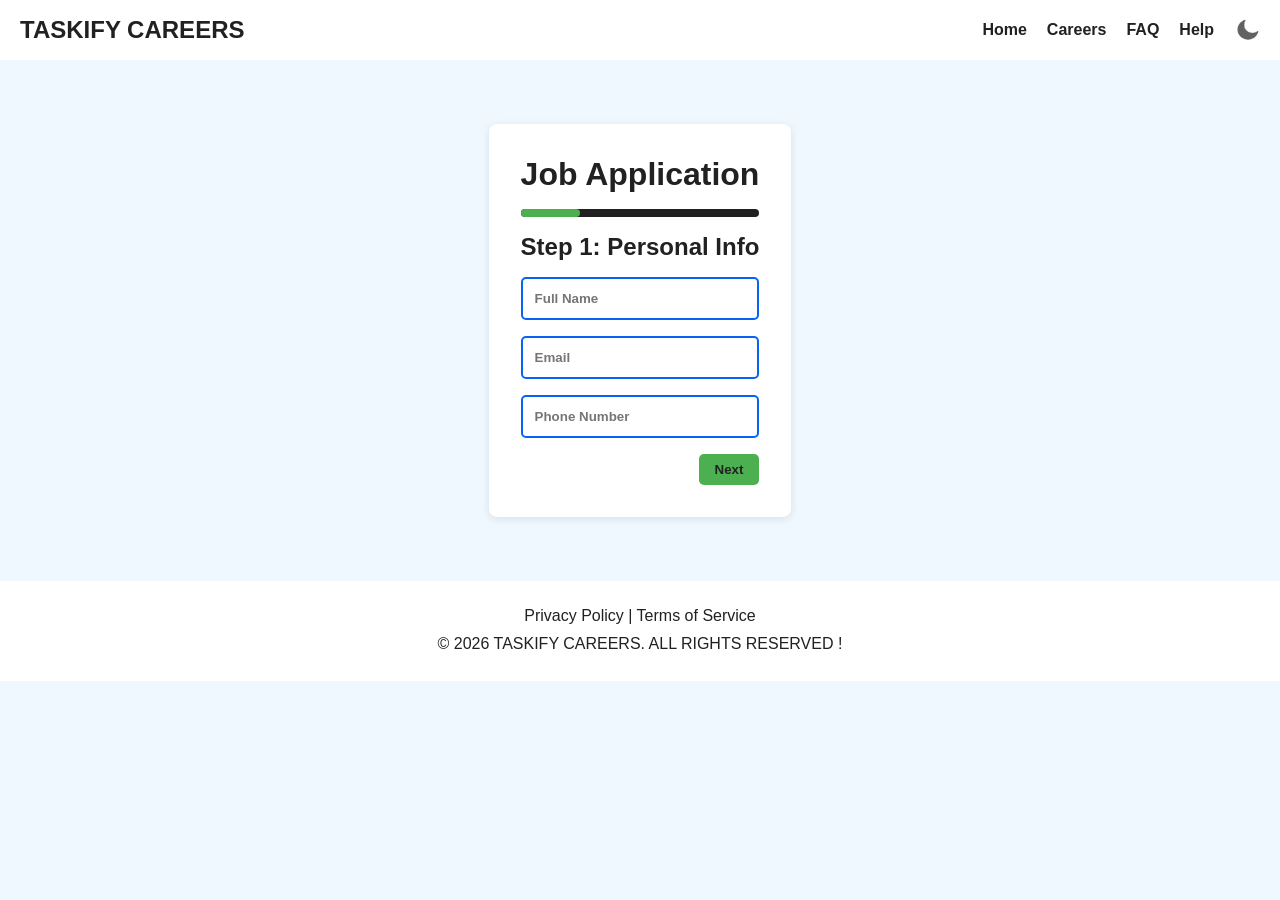
<file: index.html>
<!DOCTYPE html>
<html lang="en">
<head>
  <meta charset="UTF-8">
  <meta name="viewport" content="width=device-width, initial-scale=1.0">
  <title>Apply – Taskify Careers</title>
  <meta name="description" content="Apply for jobs at Taskify with our simple online application form.">
  <link rel="stylesheet" href="./css/base.css">
  <link rel="stylesheet" href="./css/careers.css">
  <link rel="stylesheet" href="./css/components.css">
  <link rel="stylesheet" href="./css/form.css">
</head>
<body>
  <div id="header"></div>

  <main class="form-container">
    <h1>Job Application</h1>
    <div class="progress-bar"><div id="progress"></div></div>

    <form id="jobForm">
      <!-- Step 1 -->
      <div class="form-step active">
        <h2>Step 1: Personal Info</h2>
        <input type="text" name="name" placeholder="Full Name"  id="name">
        <input type="email" name="email" placeholder="Email"  id="email" required>
        <input type="tel" name="phone" placeholder="Phone Number" id="phone" required>
        <div class="btn-group">
           <button type="button" class="next">Next</button>
         </div>
      </div>

      <!-- Step 2 -->
      <div class="form-step">
        <h2>Step 2: Experience</h2>
        <input type="number" name="experience" placeholder="Years of Experience" id="experience" required>
        <textarea name="showleaderShip" id="showleaderShip" placeholder="write your leadership experience and role." rows="6"></textarea>
        <input type="text" name="skills" placeholder="Key Skills (comma separated)" id="skills" required>
        <div class="btn-group">
         <button type="button" class="prev">Back</button>
         <button type="button" class="next">Next</button>
        </div>
      </div>

      <!-- Step 3 -->
      <div class="form-step">
        <h2>Step 3: Upload Resume</h2>
        <input type="file" name="resume" accept=".pdf,.doc,.docx"  id="resume" required>
      <div class="btn-group">
        <button type="button" class="prev">Back</button>
         <button type="button" class="next">Next</button>
        </div>
      </div>

      <!-- Step 4 -->
      <div class="form-step">
        <h2>Step 4: Review & Submit</h2>
        <div id="review"></div>
        <div class="btn-group">
          <button type="button" class="prev">Back</button>
          <button type="submit" class="btn btn--primary">Submit</button>
        </div>
      </div>
    </form>
  </main>

  <div id="footer"></div>
  <script src="./js/utils.js"></script>
  <script src="./js/loader.js"></script>
  <script type="module" src="./js/form.js"></script>
    
</body>
</html>
</file>
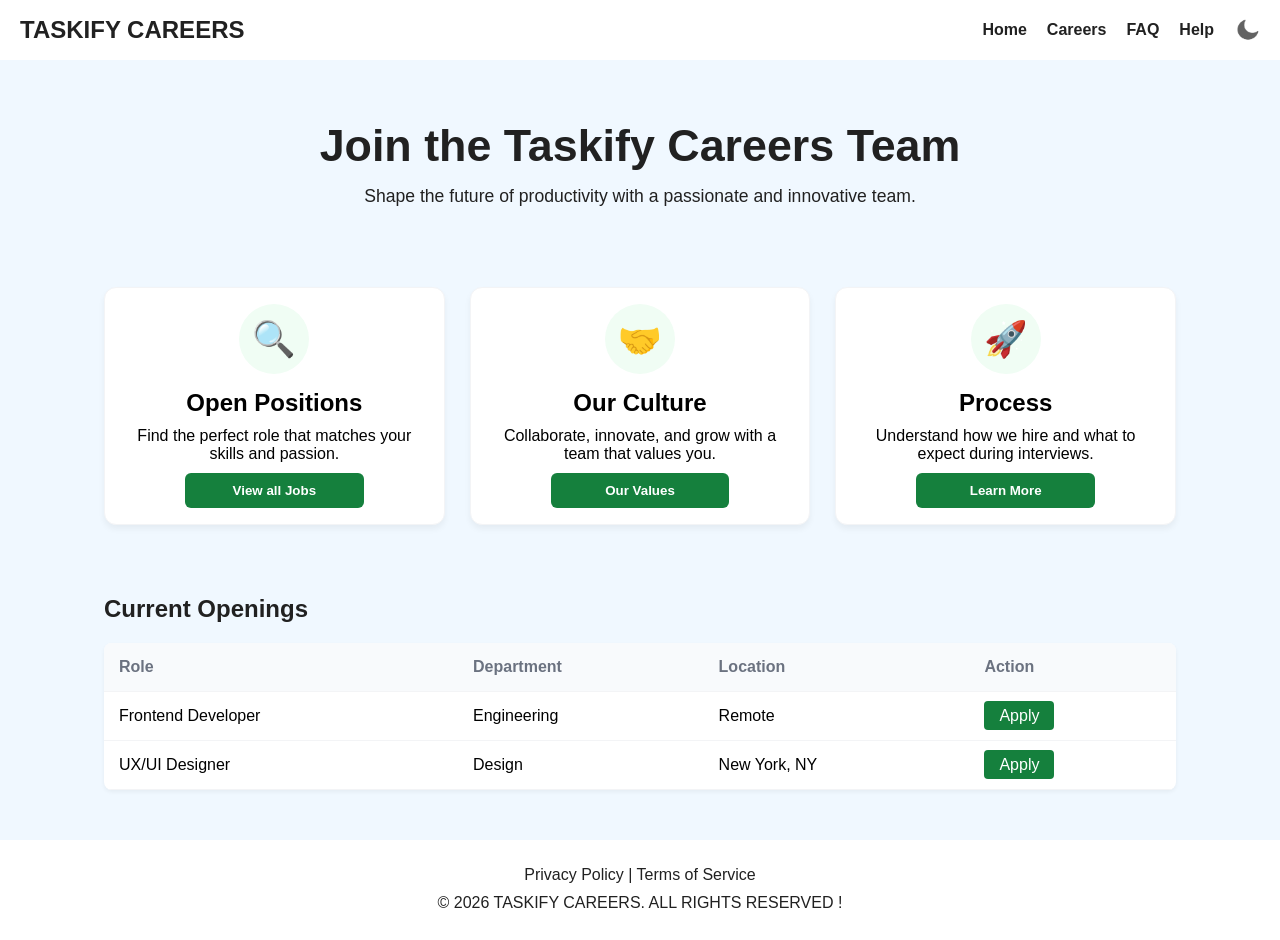
<file: pages/careers.html>
<!DOCTYPE html>
<html lang="en">
<head>
    <meta charset="UTF-8">
    <meta name="viewport" content="width=device-width, initial-scale=1.0">
    <title>Careers - Taskify-careers</title>
    <link rel="stylesheet" href="../css/base.css">
    <link rel="stylesheet" href="../css/components.css">
    <link rel="stylesheet" href="../css/careers.css">

</head>
<body>
    <div id="header"></div>
    <main>
        <section class="hero">
            <h1>Join the Taskify Careers Team</h1>
            <p>Shape the future of productivity with a passionate and innovative team.</p>
        </section>

        <section class="card-grid">
            <div class="card">
                <div class="icon">🔍</div>
                <div class="card-content">
                <h2>Open Positions</h2>
                <p>Find the perfect role that matches your skills and passion.</p>
                <button class="btn-main">View all Jobs</button>
                </div>
            </div>
            <div class="card">
                <div class="icon">🤝</div>
                <div class="card-content">
                    <h2>Our Culture</h2>
                    <p>Collaborate, innovate, and grow with a team that values you.</p>
                    <button class="btn-main">Our Values</button>
                </div>
            </div>
            <div class="card">
                <div class="icon">🚀</div>
                <div class="card-content">
                    <h2>Process</h2>
                    <p>Understand how we hire and what to expect during interviews.</p>
                    <button class="btn-main">Learn More</button>
                </div>
            </div>
        </section>

        <section class="jobs-table-container">
            <h2>Current Openings</h2>
            <table class="jobs-table">
                <thead>
                    <tr>
                        <th>Role</th>
                        <th>Department</th>
                        <th>Location</th>
                        <th>Action</th>
                    </tr>
                </thead>
                <tbody>
                    <tr>
                        <td>Frontend Developer</td>
                        <td>Engineering</td>
                        <td>Remote</td>
                        <td><a href="index.html" class="btn-apply" >Apply</a></td>
                    </tr>
                    <tr>
                        <td>UX/UI Designer</td>
                        <td>Design</td>
                        <td>New York, NY</td>
                        <td><a href="index.html" class="btn-apply" >Apply</a></td>
                    </tr>
                </tbody>
            </table>
        </section>
    </main>


    <div id="footer"></div>
    <script src="../js/loader.js"></script>
    <script src="../js/utils.js"></script>
</body>
</html>
</file>
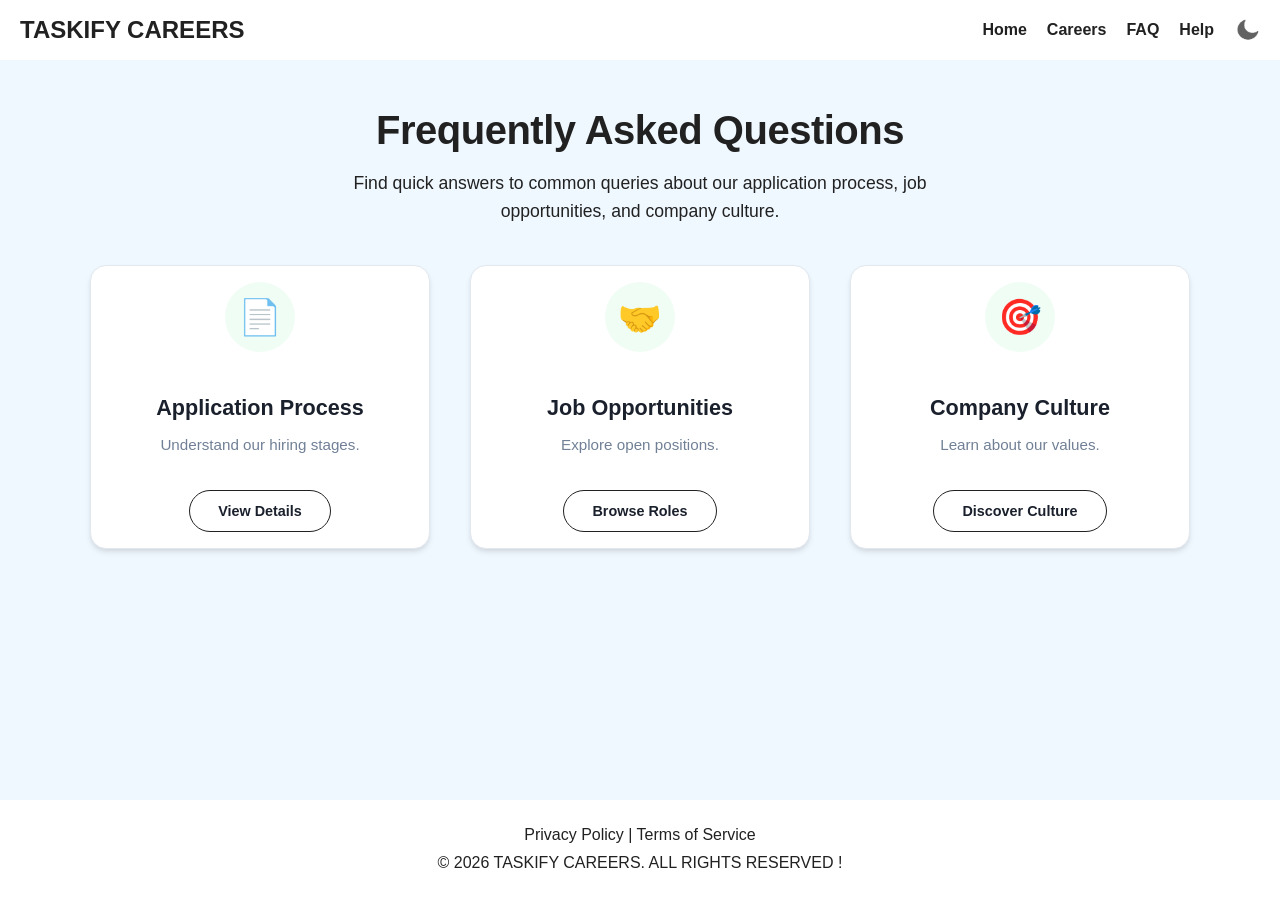
<file: pages/faq.html>
<!DOCTYPE html>
<html lang="en">
<head>
    <meta charset="UTF-8">
    <meta name="viewport" content="width=device-width, initial-scale=1.0">
    <title>FAQ - Taskify-careers</title>
    <link rel="stylesheet" href="../css/base.css">
    <link rel="stylesheet" href="../css/components.css">
    <link rel="stylesheet" href="../css/faq.css">
    

</head>
<body>
    <div id="header"></div>
    <main>
        <div class="hero-section">
            <h1 class="hero-title">Frequently Asked Questions</h1>
            <p class="hero-subtitle">Find quick answers to common queries about our application process, job opportunities, and company culture.</p>
        </div>

       <div class="card-grid">
    <div class="card">
        <div class="icon-container"><span class="emoji-icon">📄</span></div>
        <h2 class="card-title">Application Process</h2>
        <p class="card-description">Understand our hiring stages.</p>
        
        <div id="ans1" class="answer-box">
            <p>Process takes 2-3 weeks. Stages: Resume screening, Tech interview, and HR round.</p>
        </div>
        
        <button class="card-button" onclick="toggleAnswer('ans1')">View Details</button>
    </div>

    <div class="card">
        <div class="icon-container"><span class="emoji-icon">🤝</span></div>
        <h2 class="card-title">Job Opportunities</h2>
        <p class="card-description">Explore open positions.</p>
        
        <div id="ans2" class="answer-box">
            <p>New jobs are posted every Monday. We offer 100% remote roles for Engineering.</p>
        </div>
        
        <button class="card-button" onclick="toggleAnswer('ans2')">Browse Roles</button>
    </div>

    <div class="card">
        <div class="icon-container"><span class="emoji-icon">🎯</span></div>
        <h2 class="card-title">Company Culture</h2>
        <p class="card-description">Learn about our values.</p>
        
        <div id="ans3" class="answer-box">
            <p>We value transparency and work-life balance. We have a 4-day work week culture.</p>
        </div>
        
        <button class="card-button" onclick="toggleAnswer('ans3')">Discover Culture</button>
    </div>
</div>
    </main>

    <div id="footer"></div>
    <script src="../js/loader.js"></script>
    <script src="../js/utils.js"></script>
</body>
</html>
</file>
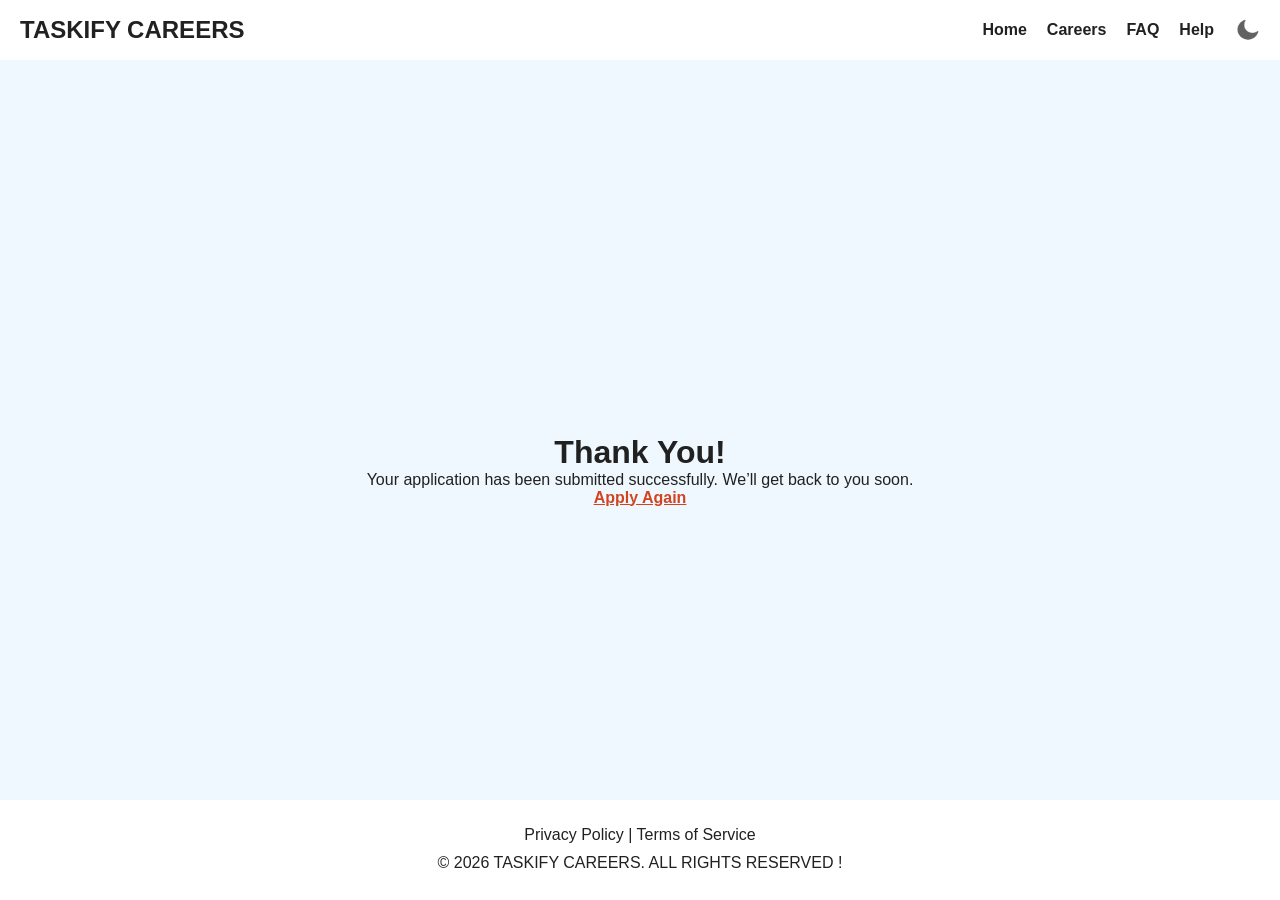
<file: pages/thankyou.html>
<!DOCTYPE html>
<html lang="en">
<head>
  <meta charset="UTF-8">
  <meta name="viewport" content="width=device-width, initial-scale=1.0">
  <title>Thank You – Taskify Careers</title>
  <link rel="stylesheet" href="../css/base.css">
  <link rel="stylesheet" href="../css/components.css">
</head>
<body>
  <div id="header"></div>

  <main class="thankyou">
    <h1>Thank You!</h1>
    <p>Your application has been submitted successfully. We’ll get back to you soon.</p>
    <a href="../index.html" class="btn btn--primary">Apply Again</a>
  </main>

  <div id="footer"></div>
  <script src="../js/loader.js"></script>
  <script src="../js/utils.js"></script>
  

</body>
</html>
</file>
<file: css/base.css>
*{
    margin: 0;
    padding: 0;
    box-sizing: border-box;

}
html{
    scroll-behavior: smooth;
}

html,body{
    font-family: 'Segoe UI', Tahoma, Geneva, Verdana, sans-serif;
    min-height: 100vh;
    width: 100%;
    background-color: var(--primary-color);
    display: flex;
    flex-direction: column;
}

:root{
    --primary-color:#f0f8ff;
    --secondary-color:#212121;
    --terinary-color:white;
    --fourth-color:white;
    --fifth-color:#212121;
    --sixth-color:white;
}
.dark-mode{
    --primary-color:#212121;
    --secondary-color:white;
    --terinary-color:#474545;
    --fourth-color:#f0f8ff;
    --fifth-color:#212121;
    --sixth-color:#212121;

}
/* dark mode toggle */
 #icon{
    width: 26px;
    cursor: pointer;
}
</file>
<file: css/careers.css>
/* Hero Section */
.hero {
    text-align: center;
    padding: 60px 20px;
}

.hero h1 {
    font-size: 2.8rem;
    margin-bottom: 15px;
    color: var(--secondary-color);
}

.hero p {
    color:var(--secondary-color) ;
    font-size: 1.1rem;
}

/* Cards */
.card-grid {
    display: grid;
    grid-template-columns: repeat(auto-fit, minmax(300px, 1fr));
    gap: 25px;
    padding: 20px 5%;
    max-width: 1200px;
    margin: 0 auto;
}

.card {
    background: white;
    padding: 1rem;
    border-radius: 12px;
    text-align: center;
    box-shadow: 0 4px 6px rgba(0,0,0,0.05);
    border: 1px solid #f3f4f6;
}

.icon {
    font-size: 35px;
    margin-bottom: 15px;
    height: 70px;
    width: 70px;
    background: #f0fdf4;
    display: flex;
    align-items: center;
    justify-content: center;
    border-radius: 50%;
    margin-left: auto;
    margin-right: auto;
}
.card-content{
    display: flex;
    flex-direction: column;
    gap: 10px;
}
.card-content button{
    margin: 0 4rem 0 4rem;
}
.btn-main {
    background-color: #15803d;
    color: white;
    border: none;
    padding: 10px 20px;
    border-radius: 6px;
    cursor: pointer;
    font-weight: 600;
}

/* Table */
.jobs-table-container {
    padding: 50px 5%;
    max-width: 1200px;
    margin: 0 auto;
    overflow-x: auto; /* Fixes mobile overflow which breaks sticky header */
}
.jobs-table-container h2{
    color: var(--secondary-color);
    margin-bottom: 20px;
}

.jobs-table {
    width: 100%;
    border-collapse: collapse;
    background: white;
    border-radius: 8px;
    overflow: hidden;
    box-shadow: 0 2px 4px rgba(0,0,0,0.05);
}

.jobs-table th, .jobs-table td {
    padding: 15px;
    text-align: left;
    border-bottom: 1px solid #f3f4f6;
}

.jobs-table th {
    background: #f8fafc;
    color: #6b7280;
}

.btn-apply {
    background: #15803d;
    color: white;
    border: none;
    padding: 6px 15px;
    border-radius: 4px;
    cursor: pointer;
    text-decoration: none;
}
</file>
<file: css/components.css>
#header {
    background-color: var(--terinary-color);
    display: flex;
    justify-content: space-between; /* Logo aur Nav ko corners par fenkne ke liye */
    align-items: center;
    height: 60px;
    width: 100%;
    padding: 0 20px;
    font-weight: bold;
    position: -webkit-sticky;
    position: sticky;
    top: 0;
    z-index: 1000;
}
.header-content {
    display: contents; /* Parent #header ki flex properties use karne ke liye */
}
.logo {
    font-size: 1.5rem;
    color: var(--secondary-color);
}

.menu-icon {
    display: none; /* Mobile view ke liye */
    font-size: 1.5rem;
    color: var(--secondary-color);
    cursor: pointer;
}
@media(max-width: 768px) {
    .menu-icon {
        display: block; /* Mobile view me menu icon dikhane ke liye */
    }
        .nav {
        display: none;
        flex-direction: column;
        width: 200px;
        padding: 10px;
        position: absolute;
        right: 0;
        top: 60px;
        border-radius: 6px;
        background-color:  var(--primary-color);
        z-index: 1000;
        
    }
    .nav.active{
        display: flex;  
    }
    .nav.active ul {
        flex-direction: column;
    }
}
nav {
    display: flex;
    align-items: center;
    gap: 20px;
}
nav ul {
    display: flex; 
    list-style: none; 
    gap: 20px;

}
nav ul a {
    text-decoration: none;
    color: var(--secondary-color);
}
.thankyou {
    flex: 1;
    display: flex;
    flex-direction: column;
    justify-content: center;
    align-items: center;
    text-align: center;
    margin-top: 5rem;
    padding: 2rem;
    color: var(--secondary-color);
    
}
.thankyou a{
    font-weight: bold;
    color: #d14420;
}

 .footer{
    background-color: var(--terinary-color);
    text-align: center;
    width: 100%;
    height: 100px;
    padding: 1rem;
    margin-top:auto;
    color: var(--secondary-color);
    position: -webkit-sticky;
    position: sticky;
    bottom: 0;
    z-index: 1000;
 }
 .policy{
    padding: 10px;
    font-size: 1rem;
 }
</file>
<file: css/form.css>
.form-container {
  max-width: 600px;
  margin: 4rem auto;
  padding: 2rem;
  background: var(--terinary-color);
  border-radius: 8px;
  box-shadow: 0 2px 8px rgba(0,0,0,0.1);
  
}
h1,h2{
    color: var(--secondary-color);
}
.btn-group {
  display: flex;
  justify-content: flex-end; /* right side */
  gap: 10px; /* space between buttons */
  margin-top: 10px;

 
}
.btn-group button {
  padding: 0.5rem 1rem;
  border: none;
  border-radius: 5px;
  cursor: pointer;
  color: var(--secondary-color);
  background-color: #4CAF50;
  font-weight: 700;
}
.form-step {
  /* flex: auto; */
  display: none;
}
.form-step h2 {
  margin-bottom: 1rem;
}

.form-step.active { display: block;}
.form-step button {
  display: inline-block;
}
.form-step p {
    color: var(--secondary-color);
}
#showleaderShip{
  display: none;
}

.progress-bar {
  width: 100%;
  background: var(--secondary-color);
  border-radius: 5px;
  margin-bottom: 1rem;
  margin-top: 1rem;

}
#progress {
  height: 8px;
  background: #4CAF50;
  /* width: 25%; */
  border-radius: 5px;
}

input, textarea {
  display: block;
  width: 100%;
  margin-bottom: 1rem;
  padding: 0.75rem;
  border: 2px solid #0564f3;
  border-radius: 5px;
  font-weight: 600;
}
input[type="file"] {
    background-color: var(--fourth-color);
    color: var(--fifth-color);
}
</file>
<file: css/faq.css>
/* --- Main Content Area --- */
main {
    flex-grow: 1;
    padding: 3rem 1rem 5rem 1rem; /* Adjust padding for mobile centering */
    display: flex;
    flex-direction: column;
    align-items: center;
}

@media (min-width: 768px) {
    main {
        padding: 3rem 5rem 5rem 5rem;
    }
}

/* Hero Title & Subtitle */
.hero-section {
    text-align: center;
    margin-bottom: 2.5rem;
}

.hero-title {
    font-size: 2.5rem;
    font-weight: 700;
    color: var(--secondary-color);
    margin-bottom: 1rem;
    letter-spacing: -0.5px;
}

.hero-subtitle {
    font-size: 1.1rem;
    color: var(--secondary-color);
    max-width: 650px;
    margin: 0 auto;
    line-height: 1.6;
}

/* --- FAQ Grid & Cards --- */
.card-grid {
    display: grid;
    grid-template-columns: repeat(auto-fit, minmax(280px, 1fr));
    gap: 2.5rem;
    width: 100%;
    max-width: 1200px;
    padding: 0 10px;
}

.card {
    background-color: #fff;
    padding: 1rem 2rem;
    border-radius: 1rem;
    text-align: center;
    border: 1px solid #e2e8f0;
    box-shadow: 0 4px 6px -1px rgba(0, 0, 0, 0.1), 0 2px 4px -1px rgba(0, 0, 0, 0.06);
    display: flex;
    flex-direction: column;
    align-items: center;
    transition: transform 0.2s ease, box-shadow 0.2s ease;
}

.card:hover {
    transform: translateY(-3px);
    box-shadow: 0 10px 15px -3px rgba(0, 0, 0, 0.1), 0 4px 6px -2px rgba(0, 0, 0, 0.05);
}

.icon-container {
    margin-bottom: 1.75rem;
    display: flex;
    align-items: center;
    justify-content: center;
}
.icon-container .emoji-icon {
    font-size: 35px;
    margin-bottom: 15px;
    height: 70px;
    width: 70px;
    background: #f0fdf4;
    display: flex;
    align-items: center;
    justify-content: center;
    border-radius: 50%;
    margin-left: auto;
    margin-right: auto;
}

.card-title {
    font-size: 1.35rem;
    font-weight: 600;
    color: #1a202c;
    margin-bottom: 0.75rem;
}

.card-description {
    font-size: 0.95rem;
    color: #718096;
    margin-bottom: 2rem;
    line-height: 1.6;
    flex-grow: 1; /* Pushes list down for alignment */
}

/* Answer Box: Initial state hidden hai */
.answer-box {
    display: none; 
    background-color: #f1f5f9;
    padding: 15px;
    border-radius: 8px;
    margin-bottom: 15px;
    font-size: 0.9rem;
    color: #1e293b;
    border-left: 4px solid #2f855a; /* Green left border for professional look */
    text-align: left;
    width: 100%;
    box-sizing: border-box;
    /* Animation jab box show hoga */
    animation: fadeIn 0.3s ease-in;
}
.card-button {
    background-color: #fff;
    color: #1a202c;
    border: 1px solid var(--secondary-color);
    padding: 0.75rem 1.75rem;
    border-radius: 9999px;
    font-weight: 600;
    font-size: 0.9rem;
    cursor: pointer;
    transition: background-color 0.2s, border-color 0.2s;
    margin-top: auto; /* Ensures button is at the bottom */
}

.card-button:hover {
    background-color: #edf2f7;
    border-color: #cbd5e0;
}
/* --- FAQ Card Animations & Answer Box --- */

/* Fade-in effect definition */
@keyframes fadeIn {
    from { 
        opacity: 0; 
        transform: translateY(-10px); 
    }
    to { 
        opacity: 1; 
        transform: translateY(0); 
    }
}

/* --- Interactive Elements --- */

/* Button click effect: Thoda chota hoga dabne par */
.card-button:active {
    transform: scale(0.95);
    transition: transform 0.1s ease;
}
@media(max-width: 626px){

}
</file>
